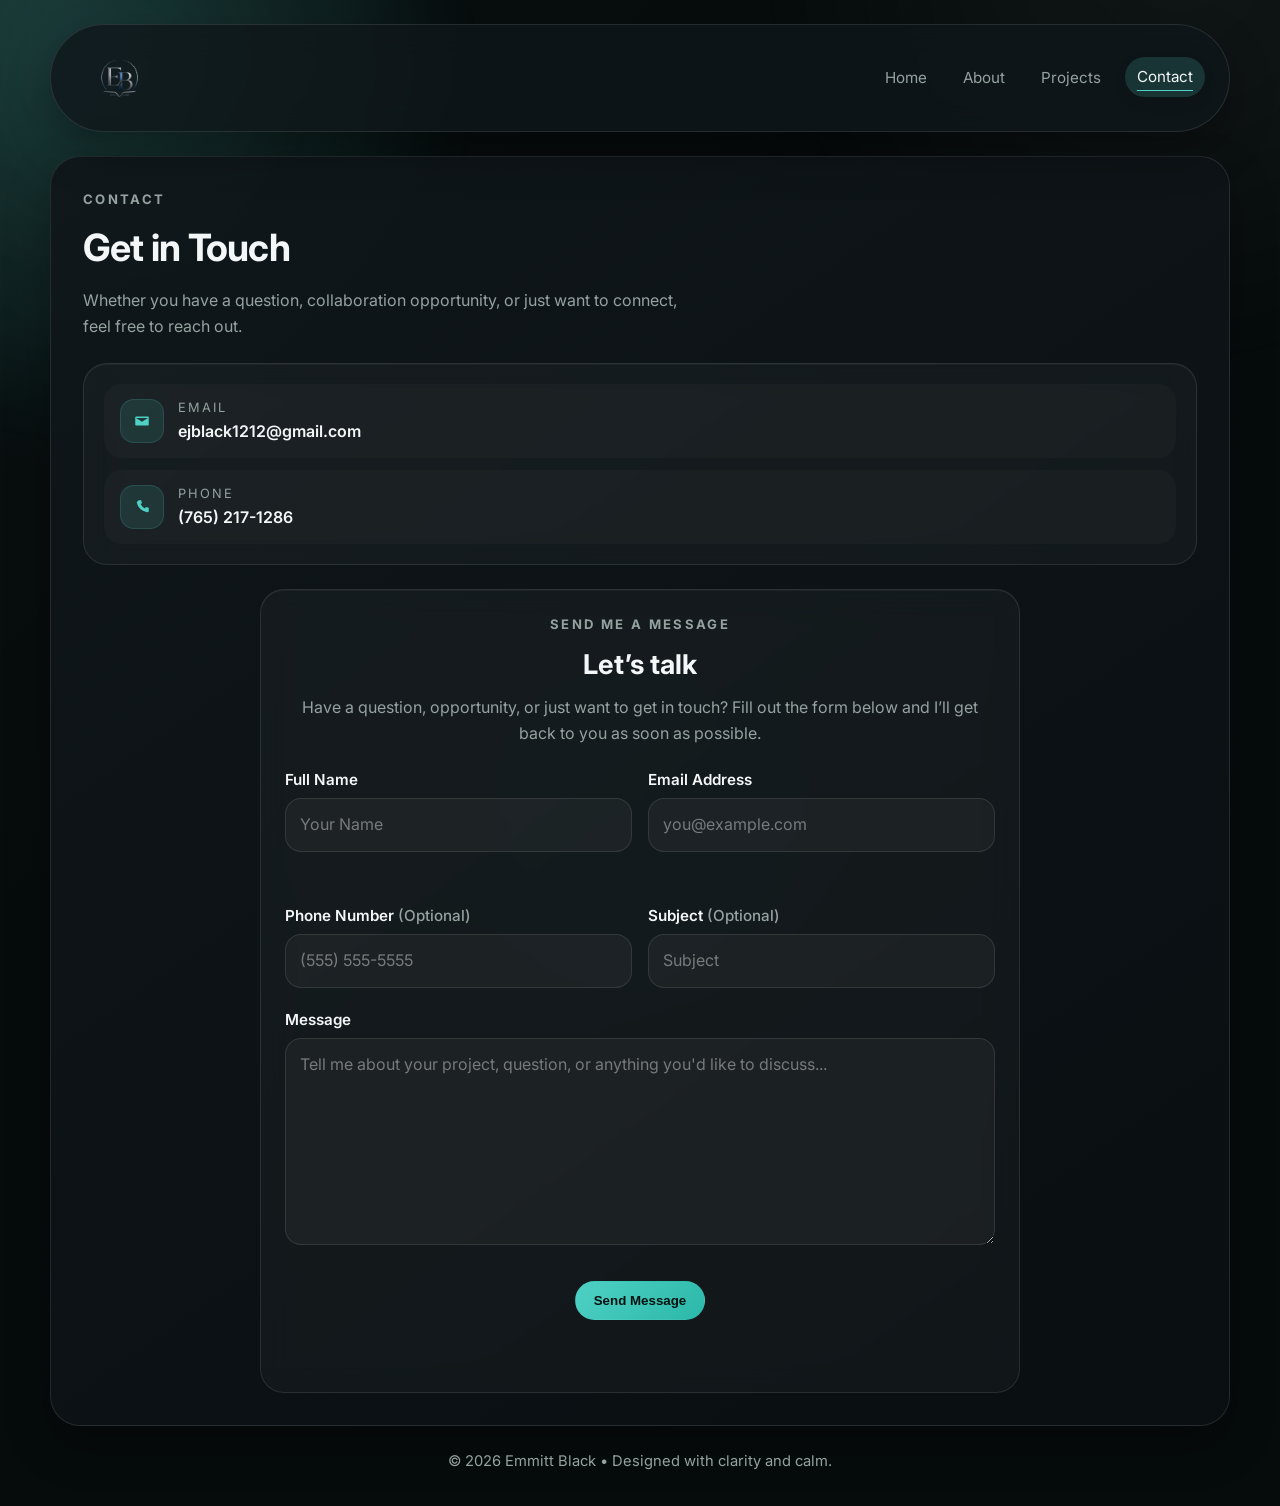
<file: portfolio/contact.html>
<!DOCTYPE html>
<html lang="en">
  <head>
    <meta charset="UTF-8" />
    <meta name="viewport" content="width=device-width, initial-scale=1.0" />
    <title>Contact | Emmitt Black</title>
    <link rel="preconnect" href="https://fonts.googleapis.com" />
    <link rel="preconnect" href="https://fonts.gstatic.com" crossorigin />
    <link href="https://fonts.googleapis.com/css2?family=Inter:wght@400;500;600;700;800&display=swap" rel="stylesheet" />
    <link rel="stylesheet" href="css/style.css" />
  </head>
  <body>
    <div class="page-shell">
      <header class="topbar">
        <a class="brand" href="portfolio.html" aria-label="EB Logo">
          <img src="images/EB-Logo.png" alt="EB Logo" class="brand-logo" />
        </a>
        <nav class="nav-links">
          <a href="portfolio.html">Home</a>
          <a href="about.html">About</a>
          <a href="projects.html">Projects</a>
          <a class="active" href="contact.html">Contact</a>
        </nav>
      </header>

      <main class="contact-page" aria-labelledby="contact-title">
        <section class="contact-intro reveal">
          <p class="eyebrow">Contact</p>
          <h2 id="contact-title">Get in Touch</h2>
          <p>Whether you have a question, collaboration opportunity, or just want to connect, feel free to reach out.</p>
        </section>

        <section class="contact-details-card reveal" aria-label="Contact information">
          <div class="contact-item">
            <span class="contact-icon" aria-hidden="true">
              <svg viewBox="0 0 24 24">
                <path d="M4 6h16a1 1 0 0 1 1 1v10a1 1 0 0 1-1 1H4a1 1 0 0 1-1-1V7a1 1 0 0 1 1-1Zm0 2 8 5 8-5" />
              </svg>
            </span>
            <div class="contact-details">
              <span class="contact-label">Email</span>
              <span class="contact-value"><a href="mailto:ejblack1212@gmail.com">ejblack1212@gmail.com</a></span>
            </div>
          </div>

          <div class="contact-item">
            <span class="contact-icon" aria-hidden="true">
              <svg viewBox="0 0 24 24">
                <path d="M7 3h4l1 4-2 1a14 14 0 0 0 6 6l1-2 4 1v4a2 2 0 0 1-2 2A16 16 0 0 1 5 6a2 2 0 0 1 2-2Z" />
              </svg>
            </span>
            <div class="contact-details">
              <span class="contact-label">Phone</span>
              <span class="contact-value">(765) 217-1286</span>
            </div>
          </div>
        </section>

        <section class="contact-form-card reveal" aria-labelledby="form-title">
          <div class="form-header">
            <p class="eyebrow">Send Me a Message</p>
            <h3 id="form-title">Let’s talk</h3>
            <p>Have a question, opportunity, or just want to get in touch? Fill out the form below and I’ll get back to you as soon as possible.</p>
          </div>

          <form id="contactForm" novalidate>
            <div class="form-grid">
              <div class="form-group">
                <label for="name">Full Name</label>
                <input id="name" name="name" type="text" placeholder="Your Name" required />
                <p class="field-error" id="name-error" role="alert"></p>
              </div>

              <div class="form-group">
                <label for="email">Email Address</label>
                <input id="email" name="email" type="email" placeholder="you@example.com" required />
                <p class="field-error" id="email-error" role="alert"></p>
              </div>

              <div class="form-group">
                <label for="phone">Phone Number <span>(Optional)</span></label>
                <input id="phone" name="phone" type="tel" placeholder="(555) 555-5555" />
              </div>

              <div class="form-group">
                <label for="subject">Subject <span>(Optional)</span></label>
                <input id="subject" name="subject" type="text" placeholder="Subject" />
              </div>
            </div>

            <div class="form-group form-group--full">
              <label for="message">Message</label>
              <textarea id="message" name="message" rows="7" placeholder="Tell me about your project, question, or anything you'd like to discuss..." required></textarea>
              <p class="field-error" id="message-error" role="alert"></p>
            </div>

            <div class="form-actions">
              <button class="btn btn-primary" type="submit">Send Message</button>
            </div>

            <p class="form-success" id="form-success" role="status" aria-live="polite"></p>
          </form>
        </section>
      </main>

      <footer>© 2026 Emmitt Black • Designed with clarity and calm.</footer>
    </div>

    <script>
      const form = document.getElementById('contactForm');
      const successMessage = document.getElementById('form-success');
      const fields = {
        name: document.getElementById('name'),
        email: document.getElementById('email'),
        phone: document.getElementById('phone'),
        subject: document.getElementById('subject'),
        message: document.getElementById('message')
      };
      const errors = {
        name: document.getElementById('name-error'),
        email: document.getElementById('email-error'),
        message: document.getElementById('message-error')
      };

      function showError(fieldName, message) {
        const input = fields[fieldName];
        const error = errors[fieldName];
        input.classList.add('is-invalid');
        error.textContent = message;
      }

      function clearError(fieldName) {
        const input = fields[fieldName];
        const error = errors[fieldName];
        input.classList.remove('is-invalid');
        error.textContent = '';
      }

      function validateEmail(value) {
        return /^[^\s@]+@[^\s@]+\.[^\s@]+$/.test(value);
      }

      function validateForm() {
        let isValid = true;
        const nameValue = fields.name.value.trim();
        const emailValue = fields.email.value.trim();
        const messageValue = fields.message.value.trim();

        clearError('name');
        clearError('email');
        clearError('message');

        if (!nameValue) {
          showError('name', 'Please enter your name.');
          isValid = false;
        }

        if (!emailValue) {
          showError('email', 'Please enter your email address.');
          isValid = false;
        } else if (!validateEmail(emailValue)) {
          showError('email', 'Please enter a valid email address.');
          isValid = false;
        }

        if (!messageValue) {
          showError('message', 'Please enter your message.');
          isValid = false;
        }

        return isValid;
      }

      Object.values(fields).forEach((field) => {
        field.addEventListener('input', () => {
          if (field.name in errors) {
            clearError(field.name);
          }
        });
      });

      form.addEventListener('submit', (event) => {
        event.preventDefault();
        successMessage.textContent = '';
        successMessage.classList.remove('is-visible');

        if (!validateForm()) {
          return;
        }

        form.reset();
        successMessage.textContent = 'Thank you! Your message has been sent successfully. I\'ll get back to you as soon as I can.';
        successMessage.classList.add('is-visible');
      });

      const reveals = document.querySelectorAll('.reveal');
      const observer = new IntersectionObserver(
        (entries) => {
          entries.forEach((entry) => {
            if (entry.isIntersecting) {
              entry.target.classList.add('is-visible');
              observer.unobserve(entry.target);
            }
          });
        },
        { threshold: 0.2 }
      );

      reveals.forEach((item) => observer.observe(item));
    </script>
  </body>
</html>
</file>
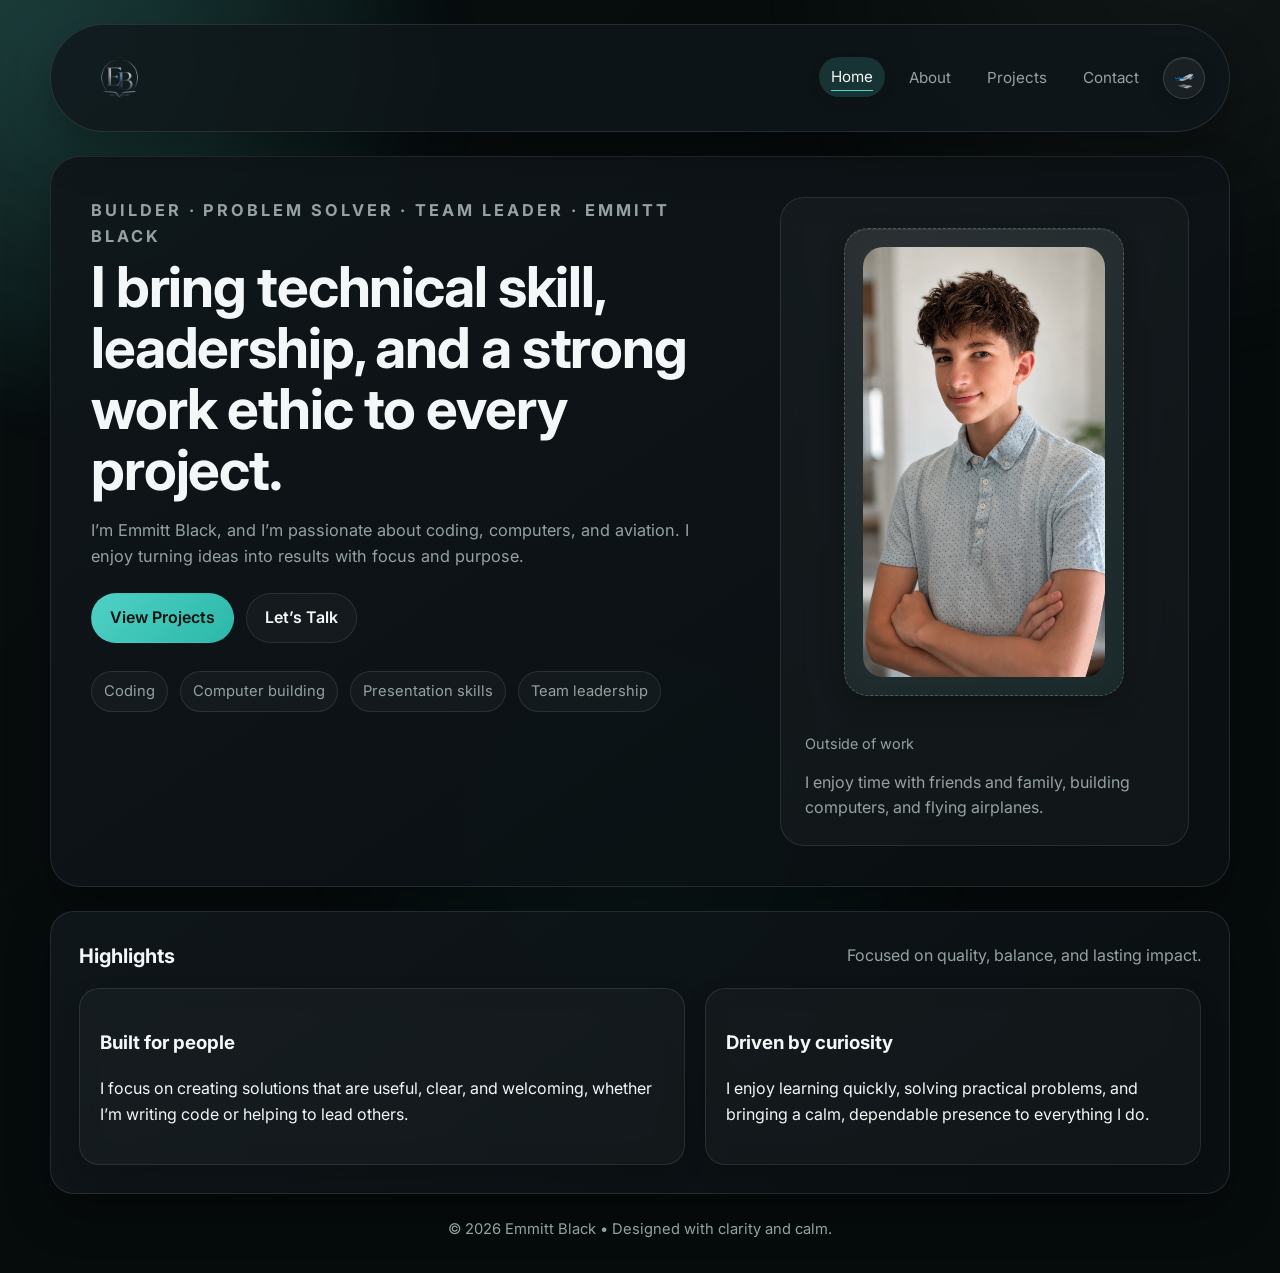
<file: portfolio/portfolio.html>
<!DOCTYPE html>
<html lang="en">
  <head>
    <meta charset="UTF-8" />
    <meta name="viewport" content="width=device-width, initial-scale=1.0" />
    <title>Emmitt Black | Portfolio</title>
    <link rel="preconnect" href="https://fonts.googleapis.com" />
    <link rel="preconnect" href="https://fonts.gstatic.com" crossorigin />
    <link href="https://fonts.googleapis.com/css2?family=Inter:wght@400;500;600;700;800&display=swap" rel="stylesheet" />
    <link rel="stylesheet" href="css/style.css" />
  </head>
  <body>
    <div class="page-shell">
      <header class="topbar">
        <div class="brand" aria-label="EB Logo">
          <img src="images/EB-Logo.png" alt="EB Logo" class="brand-logo" />
        </div>
        <nav class="nav-links" aria-label="Primary">
          <a class="active" href="portfolio.html">Home</a>
          <a href="about.html">About</a>
          <a href="projects.html">Projects</a>
          <a href="contact.html">Contact</a>
          <a
            class="nav-airplane"
            href="https://earth.google.com/web/@40.24280342,-85.40808171,8867.42839508a,0d,60y,360h,90.000197t,-0r/data=CgRCAggBMikKJwolCiExeGZ5LUFpcUcyNHNvbVRIT1h3SWdGYkV4cWdqVVBkdWIgAToDCgEwQgIIAEoICJLSgtkEEAFiAggB?hl=en_US"
            target="_blank"
            rel="noopener noreferrer"
            aria-label="Explore My Home Airport in Google Earth"
            title="Explore My Home Airport"
          >
            <span class="nav-airplane-icon" aria-hidden="true">🛫</span>
          </a>
        </nav>
      </header>

      <main>
        <section class="hero">
          <div class="hero-copy">
            <p class="eyebrow">Builder · Problem solver · Team leader · Emmitt Black</p>
            <h1>I bring technical skill, leadership, and a strong work ethic to every project.</h1>
            <p>I’m Emmitt Black, and I’m passionate about coding, computers, and aviation. I enjoy turning ideas into results with focus and purpose.</p>
            <div class="hero-actions">
              <a class="btn btn-primary" href="projects.html">View Projects</a>
              <a class="btn btn-secondary" href="contact.html">Let’s Talk</a>
            </div>
            <ul class="hero-highlights">
              <li>Coding</li>
              <li>Computer building</li>
              <li>Presentation skills</li>
              <li>Team leadership</li>
            </ul>
          </div>

          <aside class="hero-card hero-card--portrait">
            <div class="portrait-slot">
              <div class="portrait-frame">
              <img src="images/professional-portrait.png" alt="Emmitt Black Portrait" class="portrait-image" />
              </div>
            </div>
            <div>
              <p class="hero-card__label">Outside of work</p>
              <p class="hero-card__text">I enjoy time with friends and family, building computers, and flying airplanes.</p>
            </div>
          </aside>
        </section>

        <section class="section-card">
          <div class="section-heading">
            <h2>Highlights</h2>
            <p>Focused on quality, balance, and lasting impact.</p>
          </div>
          <div class="grid-two">
            <article class="about-card">
              <h3>Built for people</h3>
              <p>I focus on creating solutions that are useful, clear, and welcoming, whether I’m writing code or helping to lead others.</p>
            </article>
            <article class="info-card">
              <h3>Driven by curiosity</h3>
              <p>I enjoy learning quickly, solving practical problems, and bringing a calm, dependable presence to everything I do.</p>
            </article>
          </div>
        </section>
      </main>

      <footer>© 2026 Emmitt Black • Designed with clarity and calm.</footer>
    </div>
  </body>
</html>
</file>
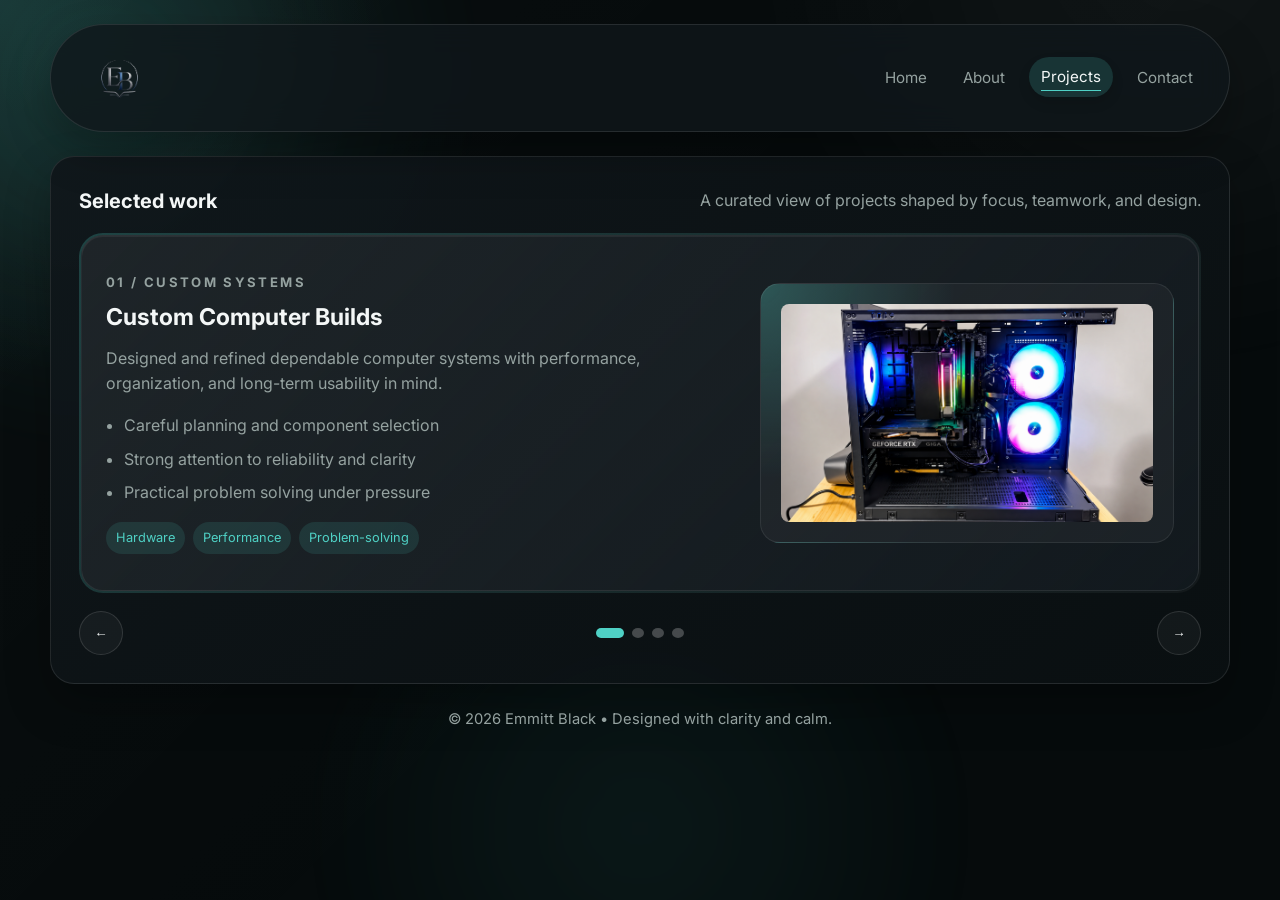
<file: portfolio/projects.html>
<!DOCTYPE html>
<html lang="en">
  <head>
    <meta charset="UTF-8" />
    <meta name="viewport" content="width=device-width, initial-scale=1.0" />
    <title>Projects | Emmitt Black</title>
    <link rel="preconnect" href="https://fonts.googleapis.com" />
    <link rel="preconnect" href="https://fonts.gstatic.com" crossorigin />
    <link href="https://fonts.googleapis.com/css2?family=Inter:wght@400;500;600;700;800&display=swap" rel="stylesheet" />
    <link rel="stylesheet" href="css/style.css" />
  </head>
  <body>
    <div class="page-shell">
      <header class="topbar">
        <a class="brand" href="portfolio.html" aria-label="EB Logo">
          <img src="images/EB-Logo.png" alt="EB Logo" class="brand-logo" />
        </a>
        <nav class="nav-links">
          <a href="portfolio.html">Home</a>
          <a href="about.html">About</a>
          <a class="active" href="projects.html">Projects</a>
          <a href="contact.html">Contact</a>
        </nav>
      </header>

      <main class="page-content">
        <section class="section-card project-showcase-card">
          <div class="section-heading">
            <h2>Selected work</h2>
            <p>A curated view of projects shaped by focus, teamwork, and design.</p>
          </div>

          <div class="project-showcase" aria-label="Project showcase">
            <div class="project-stage">
              <article class="project-slide is-active" data-project="0">
                <div class="project-slide__content">
                  <p class="eyebrow">01 / Custom systems</p>
                  <h3>Custom Computer Builds</h3>
                  <p>Designed and refined dependable computer systems with performance, organization, and long-term usability in mind.</p>
                  <ul>
                    <li>Careful planning and component selection</li>
                    <li>Strong attention to reliability and clarity</li>
                    <li>Practical problem solving under pressure</li>
                  </ul>
                  <div class="tag-list">
                    <span class="tag">Hardware</span>
                    <span class="tag">Performance</span>
                    <span class="tag">Problem-solving</span>
                  </div>
                </div>
                <div class="project-slide__visual">
                  <img src="images/computer-building-experience.png" alt="Custom Computer Builds" class="centered-image" />
                  <!-- Removed visual pill -->
                </div>
              </article>
              <article class="project-slide" data-project="1">
                <div class="project-slide__content">
                  <p class="eyebrow">02 / Application Development</p>
                  <h3><a href="../index.html" style="color: teal; text-decoration: underline;">Vaulted Application</a></h3>
                
                  <p>Vaulted is a professional security dashboard designed for bank security managers and investigation teams. It provides a centralized system to log, track, and review critical security incidents efficiently.</p>
                  <ul>
                    <li>Incident tracking with detailed descriptions and locations</li>
                    <li>Investigation support with access to footage and logs</li>
                    <li>Evidence review and pattern analysis for security teams</li>
                  </ul>
                  <div class="tag-list">
                    <span class="tag">Security</span>
                    <span class="tag">Dashboard</span>
                    <span class="tag">Investigation</span>
                  </div>
                </div>
                <div class="project-slide__visual">
                  <img src="images/vaulted.png" alt="Vaulted Application" class="centered-image" />
                  <!-- Removed visual pill -->
                </div>
              </article>

              <!-- Leadership & Teamwork slide removed -->

              <article class="project-slide" data-project="2">
                <div class="project-slide__content">
                  <p class="eyebrow">03 / Clear storytelling</p>
                  <h3>Presentation Projects</h3>
                  <p>Transforming ideas into polished presentations that feel structured, engaging, and easy for audiences to follow.</p>
                  <ul>
                    <li>Thoughtful storytelling and pacing</li>
                    <li>Clean visual structure and flow</li>
                    <li>Strong audience connection and confidence</li>
                  </ul>
                  <div class="tag-list">
                    <span class="tag">Presentations</span>
                    <span class="tag">Planning</span>
                    <span class="tag">Design</span>
                  </div>
                </div>
                <div class="project-slide__visual">
                  <img src="images/presentation.jpg" alt="Presentation Projects" class="centered-image" />
                  <!-- Removed visual pill -->
                </div>
              </article>

              <article class="project-slide" data-project="3">
                <div class="project-slide__content">
                  <p class="eyebrow">04 / Aviation perspective</p>
                  <h3>Flight Experience</h3>
                  <p>Flying aircraft has strengthened my ability to stay composed, think clearly, and make disciplined decisions under pressure. It has also sharpened my focus on safety, preparation, and teamwork.</p>
                  <ul>
                    <li>Calm decision-making in fast-moving situations</li>
                    <li>Attention to detail and procedure</li>
                    <li>Confidence built through practice, responsibility, and trust</li>
                  </ul>
                  <div class="tag-list">
                    <span class="tag">Aviation</span>
                    <span class="tag">Multi-tasking</span>
                    <span class="tag">Focus</span>
                  </div>
                </div>
                <div class="project-slide__visual">
                  <img src="images/aircraft experience.jpg" alt="Flight Experience" class="centered-image" />
                  <!-- Removed visual pill -->
                </div>
              </article>
            </div>

            <div class="carousel-controls">
              <button class="carousel-btn" type="button" data-direction="prev" aria-label="Previous project">←</button>
              <div class="carousel-dots" aria-label="Project indicators">
                <button class="dot active" type="button" data-index="0" aria-label="Show project 1"></button>
                <button class="dot" type="button" data-index="1" aria-label="Show project 2"></button>
                <button class="dot" type="button" data-index="2" aria-label="Show project 3"></button>
                <button class="dot" type="button" data-index="3" aria-label="Show project 4"></button>
              </div>
              <button class="carousel-btn" type="button" data-direction="next" aria-label="Next project">→</button>
            </div>
          </div>
        </section>
      </main>

      <footer>© 2026 Emmitt Black • Designed with clarity and calm.</footer>
    </div>
    <script src="projects.js"></script>
  </body>
</html>
</file>
<file: portfolio/css/style.css>
/* Center images in project slides with border radius */
.centered-image {
  max-width: 100%;
  height: auto;
  border-radius: 8px;
  display: block;
  margin-left: auto;
  margin-right: auto;
}
:root {
  --bg: #060b0c;
  --surface: #10171b;
  --surface-2: #162128;
  --text: #f4f7f7;
  --muted: #95a2a0;
  --accent: #4fd1c5;
  --accent-strong: #2bb8a9;
  --border: rgba(255, 255, 255, 0.1);
  --shadow: 0 20px 45px rgba(0, 0, 0, 0.28);
}

* {
  box-sizing: border-box;
}

html {
  scroll-behavior: smooth;
}

body {
  margin: 0;
  font-family: "Inter", "Segoe UI", Arial, sans-serif;
  color: var(--text);
  background:
    radial-gradient(circle at top left, rgba(79, 209, 197, 0.16), transparent 24%),
    var(--bg);
  line-height: 1.6;
  overflow-x: hidden;
  position: relative;
}

body::before {
  content: "";
  position: fixed;
  inset: 0;
  background: linear-gradient(135deg, rgba(255,255,255,0.02), transparent 60%);
  pointer-events: none;
  z-index: -2;
}

body::after {
  content: "";
  position: fixed;
  inset: -20%;
  background:
    radial-gradient(circle at 20% 20%, rgba(79, 209, 197, 0.12), transparent 22%),
    radial-gradient(circle at 80% 10%, rgba(255,255,255,0.06), transparent 25%),
    radial-gradient(circle at 50% 80%, rgba(79, 209, 197, 0.08), transparent 26%);
  filter: blur(34px);
  opacity: 0.9;
  pointer-events: none;
  z-index: -1;
  animation: drift 24s ease-in-out infinite alternate;
}

img {
  max-width: 100%;
  display: block;
}

 a {
  color: inherit;
  text-decoration: none;
}

.page-shell {
  min-height: 100vh;
  padding: 24px;
}

.topbar {
  max-width: 1180px;
  margin: 0 auto 24px;
  padding: 18px 24px;
  display: flex;
  justify-content: space-between;
  align-items: center;
  border: 1px solid var(--border);
  border-radius: 999px;
  background: rgba(16, 23, 27, 0.8);
  backdrop-filter: blur(16px);
  box-shadow: var(--shadow);
  transform-style: preserve-3d;
}

 .brand {
  display: inline-flex;
  align-items: center;
  padding-left: 12px;
  height: 70px;
}

 .brand-logo {
  height: 65px;
  width: auto;
  display: block;
  object-fit: contain;
}

 @media (max-width: 690px) {
  .brand {
    height: 50px;
    padding-left: 8px;
  }

  .brand-logo {
    height: 45px;
  }
}

.nav-links {
  display: flex;
  flex-wrap: wrap;
  gap: 12px;
  align-items: center;
}

.nav-links a {
  padding: 8px 12px;
  border-radius: 999px;
  color: var(--muted);
  font-size: 0.95rem;
  transition: transform 0.35s cubic-bezier(.2,.8,.2,1), box-shadow 0.35s ease, background-color 0.35s ease, color 0.35s ease;
  position: relative;
}

.nav-links a::after {
  content: "";
  position: absolute;
  left: 12px;
  right: 12px;
  bottom: 6px;
  height: 1px;
  background: var(--accent);
  transform: scaleX(0);
  transform-origin: center;
  transition: transform 0.35s ease;
}

.nav-links a:hover,
.nav-links a.active {
  color: var(--text);
  background: rgba(79, 209, 197, 0.16);
  transform: translateY(-1px);
  box-shadow: 0 6px 12px rgba(0, 0, 0, 0.14);
}

.nav-links a:hover::after,
.nav-links a.active::after {
  transform: scaleX(1);
}

.nav-airplane {
  width: 42px;
  height: 42px;
  display: inline-flex;
  align-items: center;
  justify-content: center;
  border-radius: 50%;
  border: 1px solid rgba(255,255,255,0.14);
  background: rgba(255,255,255,0.05);
  box-shadow: inset 0 1px 0 rgba(255,255,255,0.08), 0 8px 16px rgba(0, 0, 0, 0.16);
  backdrop-filter: blur(12px);
  color: var(--accent);
  position: relative;
  transition: transform 0.35s cubic-bezier(.2,.8,.2,1), box-shadow 0.35s ease, background-color 0.35s ease, color 0.35s ease;
}

.nav-airplane::before {
  content: "Explore My Home Airport";
  position: absolute;
  top: calc(100% + 10px);
  left: 50%;
  transform: translateX(-50%) translateY(4px);
  opacity: 0;
  pointer-events: none;
  padding: 8px 10px;
  border-radius: 999px;
  font-size: 0.72rem;
  white-space: nowrap;
  background: rgba(8, 14, 16, 0.9);
  border: 1px solid rgba(255,255,255,0.12);
  box-shadow: 0 10px 20px rgba(0,0,0,0.24);
  color: var(--text);
  transition: opacity 0.2s ease, transform 0.2s ease;
}

.nav-airplane-icon {
  font-size: 1.05rem;
  line-height: 1;
  display: inline-block;
  transform: translateY(1px);
}

.nav-airplane:hover,
.nav-airplane:focus-visible {
  transform: translateY(-2px) rotate(-2deg);
  box-shadow: inset 0 1px 0 rgba(255,255,255,0.12), 0 8px 14px rgba(0, 0, 0, 0.18), 0 0 0 1px rgba(79, 209, 197, 0.16);
  color: #d9fffb;
  background: rgba(79, 209, 197, 0.14);
}

.nav-airplane:hover::before,
.nav-airplane:focus-visible::before {
  opacity: 1;
  transform: translateX(-50%) translateY(0);
}

.nav-airplane:active {
  transform: translateY(1px) scale(0.97);
}

.nav-airplane:focus-visible {
  outline: 2px solid rgba(79, 209, 197, 0.45);
  outline-offset: 2px;
}

main {
  max-width: 1180px;
  margin: 0 auto;
  display: grid;
  gap: 24px;
}

.hero,
.section-card,
.contact-card {
  border: 1px solid var(--border);
  background: linear-gradient(145deg, rgba(16, 23, 27, 0.94), rgba(10, 16, 18, 0.95));
  box-shadow: var(--shadow);
}

.hero {
  display: grid;
  grid-template-columns: 1.3fr 0.8fr;
  gap: 24px;
  padding: 40px;
  border-radius: 30px;
  overflow: hidden;
}

.contact-page {
  display: flex;
  flex-direction: column;
  gap: 24px;
  padding: 32px;
  border-radius: 30px;
  border: 1px solid var(--border);
  background: linear-gradient(145deg, rgba(16, 23, 27, 0.94), rgba(10, 16, 18, 0.95));
  box-shadow: var(--shadow);
}

.contact-intro h2 {
  margin: 8px 0 10px;
  font-size: clamp(1.7rem, 3vw, 2.35rem);
  letter-spacing: -0.02em;
}

.contact-intro p {
  margin: 0;
  color: var(--muted);
  max-width: 600px;
}

.contact-details-card,
.contact-form-card {
  border: 1px solid var(--border);
  border-radius: 24px;
  background: rgba(255, 255, 255, 0.03);
  backdrop-filter: blur(14px);
  box-shadow: inset 0 1px 0 rgba(255, 255, 255, 0.04);
}

.contact-details-card {
  display: grid;
  gap: 12px;
  padding: 20px;
}

.contact-item {
  display: flex;
  align-items: center;
  gap: 14px;
  padding: 14px 16px;
  border-radius: 18px;
  background: rgba(255, 255, 255, 0.025);
  transition: transform 0.35s cubic-bezier(.2,.8,.2,1), border-color 0.35s ease, box-shadow 0.35s ease, background 0.35s ease;
}

.contact-item:hover {
  transform: translateY(-1px);
  background: rgba(79, 209, 197, 0.08);
  box-shadow: 0 8px 18px rgba(0, 0, 0, 0.16);
}

.contact-icon {
  width: 44px;
  height: 44px;
  display: grid;
  place-items: center;
  border-radius: 14px;
  border: 1px solid rgba(79, 209, 197, 0.16);
  background: rgba(79, 209, 197, 0.12);
  color: var(--accent);
  flex-shrink: 0;
}

.contact-icon svg {
  width: 18px;
  height: 18px;
  fill: currentColor;
}

.contact-details {
  display: flex;
  flex-direction: column;
  min-width: 0;
}

.contact-label {
  font-size: 0.8rem;
  letter-spacing: 0.16em;
  text-transform: uppercase;
  color: var(--muted);
}

.contact-value {
  font-size: 1rem;
  font-weight: 600;
  color: var(--text);
  word-break: break-word;
}

.contact-form-card {
  padding: 24px;
  max-width: 760px;
  width: 100%;
  margin: 0 auto;
}

.form-header {
  text-align: center;
  margin-bottom: 22px;
}

.form-header h3 {
  margin: 8px 0 8px;
  font-size: clamp(1.35rem, 2.4vw, 1.7rem);
}

.form-header p {
  margin: 0;
  color: var(--muted);
}

.form-grid {
  display: grid;
  grid-template-columns: repeat(2, minmax(0, 1fr));
  gap: 16px;
}

.form-group {
  display: flex;
  flex-direction: column;
  gap: 8px;
}

.form-group--full {
  grid-column: 1 / -1;
  margin-top: 6px;
}

.form-group label {
  font-size: 0.95rem;
  font-weight: 600;
  color: var(--text);
}

.form-group label span {
  color: var(--muted);
  font-weight: 500;
}

.form-group input,
.form-group textarea {
  width: 100%;
  border: 1px solid var(--border);
  border-radius: 16px;
  background: rgba(255, 255, 255, 0.04);
  color: var(--text);
  padding: 13px 14px;
  font: inherit;
  transition: border-color 0.2s ease, box-shadow 0.2s ease, background 0.2s ease, transform 0.2s ease;
}

.form-group textarea {
  resize: vertical;
  min-height: 140px;
}

.form-group input::placeholder,
.form-group textarea::placeholder {
  color: rgba(255, 255, 255, 0.4);
}

.form-group input:focus,
.form-group textarea:focus {
  outline: none;
  border-color: rgba(79, 209, 197, 0.34);
  box-shadow: 0 0 0 3px rgba(79, 209, 197, 0.16), 0 12px 24px rgba(0, 0, 0, 0.14);
  background: rgba(255, 255, 255, 0.06);
}

.form-group input.is-invalid,
.form-group textarea.is-invalid {
  border-color: rgba(255, 105, 105, 0.6);
  box-shadow: 0 0 0 3px rgba(255, 105, 105, 0.12);
}

.field-error {
  min-height: 1rem;
  margin: 0;
  color: #ff8f8f;
  font-size: 0.9rem;
}

.form-actions {
  display: flex;
  justify-content: center;
  margin-top: 8px;
}

.form-success {
  margin: 18px 0 0;
  padding: 14px 16px;
  border-radius: 16px;
  border: 1px solid rgba(79, 209, 197, 0.18);
  background: rgba(79, 209, 197, 0.1);
  color: #bdf7ef;
  text-align: center;
  opacity: 0;
  transform: translateY(6px);
  transition: opacity 0.25s ease, transform 0.25s ease;
}

.form-success.is-visible {
  opacity: 1;
  transform: translateY(0);
}

.reveal {
  opacity: 0;
  transform: translateY(10px);
  transition: opacity 0.6s ease, transform 0.6s ease;
}

.reveal.is-visible {
  opacity: 1;
  transform: translateY(0);
}

.hero-copy h1 {
  font-size: clamp(2rem, 4vw, 3.35rem);
  line-height: 1.08;
  margin: 10px 0 16px;
  letter-spacing: -0.02em;
}

.eyebrow {
  margin: 0;
  color: var(--accent);
  font-size: 0.82rem;
  letter-spacing: 0.18em;
  text-transform: uppercase;
  font-weight: 700;
}

.hero-copy p {
  color: var(--muted);
  max-width: 620px;
  font-size: 1.02rem;
}

.hero-actions {
  display: flex;
  flex-wrap: wrap;
  gap: 12px;
  margin: 24px 0 28px;
}

.btn {
  display: inline-flex;
  align-items: center;
  justify-content: center;
  border-radius: 999px;
  padding: 11px 18px;
  border: 1px solid transparent;
  font-weight: 600;
  transition: transform 0.2s cubic-bezier(.2,.8,.2,1), box-shadow 0.2s cubic-bezier(.2,.8,.2,1), background 0.2s ease;
  transform-style: preserve-3d;
  position: relative;
  overflow: hidden;
}

.btn::before {
  content: "";
  position: absolute;
  inset: 0;
  background: linear-gradient(120deg, transparent 20%, rgba(255,255,255,0.24) 50%, transparent 80%);
  transform: translateX(-120%);
  transition: transform 0.35s ease;
}

.btn:hover {
  transform: translateY(-3px) scale(1.01);
  box-shadow: 0 16px 30px rgba(0, 0, 0, 0.26), 0 0 0 1px rgba(79, 209, 197, 0.16);
}

.btn:hover::before {
  transform: translateX(120%);
}

.btn:active {
  transform: translateY(1px) scale(0.98);
  box-shadow: 0 6px 12px rgba(0, 0, 0, 0.2);
}

.btn-primary {
  background: linear-gradient(135deg, var(--accent), var(--accent-strong));
  color: #03110f;
}

.btn-secondary {
  border-color: var(--border);
  color: var(--text);
  background: rgba(255,255,255,0.03);
}

.hero-highlights {
  display: flex;
  flex-wrap: wrap;
  gap: 12px;
  padding: 0;
  margin: 0;
  list-style: none;
}

.hero-highlights li {
  padding: 8px 12px;
  border: 1px solid var(--border);
  border-radius: 999px;
  color: var(--muted);
  font-size: 0.92rem;
  background: rgba(255,255,255,0.03);
}

.hero-card {
  padding: 24px;
  border: 1px solid var(--border);
  border-radius: 24px;
  background: rgba(255,255,255,0.03);
  display: flex;
  flex-direction: column;
  justify-content: space-between;
  animation: float 4s ease-in-out infinite;
  backdrop-filter: blur(14px);
  transform-style: preserve-3d;
}

.hero-card--portrait {
  gap: 18px;
  justify-content: flex-start;
}

.portrait-slot {
  display: flex;
  justify-content: center;
  align-items: center;
  padding: 6px 0 4px;
}

.portrait-frame {
  width: min(100%, 280px);
  aspect-ratio: 4 / 5;
  border-radius: 24px;
  border: 1px dashed rgba(255,255,255,0.2);
  background: linear-gradient(145deg, rgba(255,255,255,0.08), rgba(79, 209, 197, 0.08));
  box-shadow: inset 0 1px 0 rgba(255,255,255,0.08), 0 10px 25px rgba(0, 0, 0, 0.24);
  display: flex;
  align-items: center;
  justify-content: center;
  text-align: center;
  padding: 18px;
  color: rgba(255,255,255,0.8);
  backdrop-filter: blur(14px);
  transition: transform 0.35s cubic-bezier(.2,.8,.2,1), box-shadow 0.35s ease;
}

.portrait-frame:hover {
  transform: translateY(-2px) scale(1.005);
  box-shadow: inset 0 1px 0 rgba(255,255,255,0.08), 0 12px 22px rgba(0, 0, 0, 0.24);
}

.portrait-label {
  font-size: 0.95rem;
  font-weight: 600;
  letter-spacing: 0.04em;
}

.hero-card__label {
  color: var(--muted);
  font-size: 0.9rem;
}

.hero-card__metric {
  font-size: clamp(2.2rem, 3.2vw, 3rem);
  font-weight: 800;
  color: var(--accent);
  margin: 6px 0;
}

.hero-card__text {
  color: var(--muted);
  margin: 0;
}

.section-card {
  border-radius: 24px;
  padding: 28px;
}

.section-heading {
  display: flex;
  justify-content: space-between;
  align-items: center;
  gap: 12px;
  margin-bottom: 16px;
}

.section-heading h2 {
  margin: 0;
  font-size: 1.25rem;
}

.section-heading p {
  margin: 0;
  color: var(--muted);
}

.grid-two {
  display: grid;
  grid-template-columns: 1.1fr 0.9fr;
  gap: 20px;
}

.about-card,
.project-card,
.info-card {
  padding: 20px;
  border: 1px solid var(--border);
  border-radius: 20px;
  background: rgba(255,255,255,0.03);
  box-shadow: 0 10px 24px rgba(0, 0, 0, 0.14);
  backdrop-filter: blur(12px);
  transition: transform 0.4s cubic-bezier(.2,.8,.2,1), border-color 0.35s ease, box-shadow 0.35s ease;
}

.about-card:hover,
.project-card:hover,
.info-card:hover {
  transform: translateY(-2px) scale(1.005);
  border-color: rgba(79, 209, 197, 0.4);
  box-shadow: 0 14px 24px rgba(0, 0, 0, 0.18);
}

.project-grid {
  display: grid;
  grid-template-columns: repeat(3, minmax(0, 1fr));
  gap: 16px;
}

.project-card h3 {
  margin: 0 0 8px;
}

.project-card p {
  margin: 0 0 12px;
  color: var(--muted);
}

.tag-list {
  display: flex;
  flex-wrap: wrap;
  gap: 8px;
}

.tag {
  display: inline-block;
  padding: 6px 10px;
  border-radius: 999px;
  font-size: 0.8rem;
  color: var(--accent);
  background: rgba(79, 209, 197, 0.12);
}

.contact-card {
  border-radius: 24px;
  padding: 28px;
  display: grid;
  gap: 22px;
  grid-template-columns: 1.1fr 0.9fr;
}

.form-group {
  display: grid;
  gap: 6px;
  margin-bottom: 14px;
}

label {
  font-size: 0.92rem;
  color: var(--muted);
}

input,
textarea {
  padding: 12px 14px;
  border: 1px solid var(--border);
  border-radius: 14px;
  background: rgba(255,255,255,0.04);
  color: var(--text);
  font: inherit;
}

input:focus,
textarea:focus {
  outline: 2px solid rgba(79, 209, 197, 0.35);
  border-color: rgba(79, 209, 197, 0.55);
}

.page-content {
  display: grid;
  gap: 18px;
}

.page-content h1 {
  margin-bottom: 6px;
  font-size: clamp(1.8rem, 3vw, 2.4rem);
}

.page-content p {
  margin: 0;
  color: var(--muted);
}

footer {
  max-width: 1180px;
  margin: 24px auto 0;
  padding: 0 6px 8px;
  color: var(--muted);
  font-size: 0.92rem;
  text-align: center;
}

@keyframes float {
  0%,
  100% {
    transform: translateY(0px);
  }
  50% {
    transform: translateY(-6px);
  }
}

@keyframes drift {
  0% {
    transform: translate3d(-2%, -1%, 0) scale(1);
  }
  100% {
    transform: translate3d(2%, 2%, 0) scale(1.04);
  }
}

.project-showcase-card {
  overflow: hidden;
}

.project-showcase {
  display: grid;
  gap: 18px;
}

.project-stage {
  position: relative;
  min-height: 360px;
  border-radius: 24px;
  padding: 2px;
  background: linear-gradient(135deg, rgba(79, 209, 197, 0.24), rgba(255,255,255,0.04));
}

.project-slide {
  display: none;
  grid-template-columns: 1.15fr 0.75fr;
  gap: 20px;
  align-items: center;
  padding: 24px;
  min-height: 356px;
  border-radius: 22px;
  background:
    linear-gradient(135deg, rgba(255,255,255,0.06), rgba(18, 25, 30, 0.92)),
    var(--surface);
  border: 1px solid rgba(255,255,255,0.08);
  backdrop-filter: blur(16px);
  box-shadow: inset 0 1px 0 rgba(255,255,255,0.06);
}

.project-slide.is-active {
  display: grid;
  animation: fadeSlide 0.45s ease;
}

.project-slide__content h3 {
  margin: 6px 0 10px;
  font-size: 1.45rem;
}

.project-slide__content p {
  color: var(--muted);
}

.project-slide__content ul {
  padding-left: 18px;
  color: var(--muted);
  display: grid;
  gap: 8px;
  margin: 16px 0;
}

.project-slide__visual {
  min-height: 240px;
  border-radius: 20px;
  padding: 20px;
  display: flex;
  flex-direction: column;
  justify-content: space-between;
  background:
    radial-gradient(circle at top left, rgba(79, 209, 197, 0.28), transparent 40%),
    rgba(255,255,255,0.04);
  border: 1px solid rgba(255,255,255,0.08);
}

.visual-orb {
  width: 160px;
  height: 160px;
  border-radius: 50%;
  background: radial-gradient(circle, rgba(118, 2, 172, 0.8), rgba(103, 0, 187, 0.16) 55%, transparent 72%);
  box-shadow: 0 0 60px rgba(99, 1, 138, 0.25);
  align-self: center;
  animation: float 5s ease-in-out infinite;
}

.visual-orb--emerald {
  background: radial-gradient(circle, rgba(185, 8, 255, 0.85), rgba(88, 214, 141, 0.16) 55%, transparent 72%);
  box-shadow: 0 0 60px rgba(88, 214, 141, 0.22);
}

.visual-orb--blue {
  background: radial-gradient(circle, rgba(93, 156, 255, 0.85), rgba(93, 156, 255, 0.16) 55%, transparent 72%);
  box-shadow: 0 0 60px rgba(93, 156, 255, 0.22);
}

.visual-orb--violet {
  background: radial-gradient(circle, rgba(179, 129, 255, 0.85), rgba(179, 129, 255, 0.16) 55%, transparent 72%);
  box-shadow: 0 0 60px rgba(179, 129, 255, 0.22);
}

.visual-pill {
  align-self: flex-start;
  padding: 10px 14px;
  border-radius: 999px;
  background: rgba(6, 11, 12, 0.7);
  border: 1px solid rgba(255,255,255,0.1);
  color: var(--text);
  font-size: 0.92rem;
}

.carousel-controls {
  display: flex;
  justify-content: space-between;
  align-items: center;
  gap: 16px;
}

.carousel-btn {
  width: 44px;
  height: 44px;
  border: 1px solid rgba(255,255,255,0.12);
  border-radius: 50%;
  background: rgba(255,255,255,0.04);
  color: var(--text);
  cursor: pointer;
  transition: transform 0.2s ease, background 0.2s ease;
}

.carousel-btn:hover {
  transform: translateY(-2px);
  background: rgba(79, 209, 197, 0.16);
}

.carousel-dots {
  display: flex;
  gap: 8px;
}

.dot {
  width: 10px;
  height: 10px;
  border: none;
  border-radius: 50%;
  background: rgba(255,255,255,0.24);
  cursor: pointer;
  transition: all 0.2s ease;
}

.dot.active {
  width: 28px;
  border-radius: 999px;
  background: var(--accent);
}

@keyframes fadeSlide {
  from {
    opacity: 0;
    transform: translateX(10px);
  }
  to {
    opacity: 1;
    transform: translateX(0);
  }
}

.about-page {
  gap: 24px;
}

.about-hero,
.story-section,
.closing-section {
  position: relative;
  overflow: hidden;
}

.about-hero {
  display: grid;
  grid-template-columns: 1.2fr 0.8fr;
  gap: 24px;
  padding: 42px;
  border-radius: 32px;
  background: linear-gradient(135deg, rgba(255,255,255,0.06), rgba(16, 23, 27, 0.95));
  border: 1px solid rgba(255,255,255,0.1);
  box-shadow: var(--shadow);
  min-height: 88vh;
  align-items: center;
}

.hero-copy h1 {
  font-size: clamp(2.3rem, 4.4vw, 3.8rem);
  margin: 8px 0 16px;
}

.hero-copy p {
  max-width: 640px;
  color: var(--muted);
}

.hero-portrait {
  display: flex;
  justify-content: center;
}

.portrait-placeholder,
.media-placeholder {
  display: block;
  position: relative;
  text-align: center;
  color: rgba(255,255,255,0.75);
  font-size: 0.95rem;
  border: 1px solid rgba(255,255,255,0.16);
  border-radius: 24px;
  background: rgba(255,255,255,0.05);
  backdrop-filter: blur(12px);
  padding: 0;
  overflow: hidden;
  box-shadow: inset 0 1px 0 rgba(255,255,255,0.06);
}

.portrait-placeholder img,
.media-placeholder img {
  width: 100%;
  height: 100%;
  object-fit: cover;
  object-position: center;
  display: block;
  border-radius: inherit;
}

.portrait-placeholder {
  width: min(320px, 100%);
  min-height: 420px;
  background: linear-gradient(145deg, rgba(79,209,197,0.16), rgba(255,255,255,0.04));
  aspect-ratio: 4 / 5;
}

.hero-glow {
  position: absolute;
  inset: auto -60px -80px auto;
  width: 220px;
  height: 220px;
  background: radial-gradient(circle, rgba(79,209,197,0.22), transparent 65%);
  filter: blur(14px);
  animation: pulseGlow 6s ease-in-out infinite;
}

.glass-panel,
.glass-card,
.fact-card,
.stat-card {
  border: 1px solid rgba(255,255,255,0.1);
  background: rgba(255,255,255,0.05);
  backdrop-filter: blur(14px);
  box-shadow: var(--shadow);
}

.story-section {
  display: grid;
  grid-template-columns: 0.95fr 1.05fr;
  gap: 24px;
  padding: 24px;
  border-radius: 28px;
  background: linear-gradient(145deg, rgba(255,255,255,0.06), rgba(6, 11, 12, 0.92));
}

.story-image,
.tech-layout,
.programming-grid,
.aviation-grid,
.closing-section {
  display: grid;
  gap: 20px;
}

.story-image .media-placeholder,
.media-placeholder--tall,
.media-placeholder--small {
  min-height: 260px;
  width: 100%;
  aspect-ratio: 4 / 3;
}

.media-placeholder--tall {
  min-height: 320px;
}

.media-placeholder--small {
  min-height: 140px;
}

.cockpit-image {
  aspect-ratio: 3 / 4;
  object-position: center;
}

.story-copy h2,
.programming-copy h2,
.aviation-copy h2,
.closing-section h2 {
  margin: 6px 0 12px;
  font-size: clamp(1.5rem, 2.8vw, 2.1rem);
}

.story-copy p,
.section-body,
.programming-copy p,
.aviation-copy p,
.closing-section p {
  color: var(--muted);
}

.tech-layout,
.programming-grid,
.aviation-grid {
  grid-template-columns: 1fr 1fr;
  align-items: center;
}

.stats-grid,
.badge-grid,
.facts-grid,
.values-grid,
.lifestyle-grid {
  display: grid;
  gap: 14px;
}

.stats-grid {
  grid-template-columns: repeat(2, minmax(0, 1fr));
}

.stat-card,
.fact-card,
.glass-card {
  padding: 18px;
  border-radius: 20px;
  transition: transform 0.35s cubic-bezier(.2,.8,.2,1), border-color 0.35s ease;
}

.stat-card:hover,
.fact-card:hover,
.glass-card:hover,
.timeline-item:hover {
  transform: translateY(-2px);
  border-color: rgba(79,209,197,0.34);
}

.stat-card h3,
.fact-card h3,
.glass-card h3 {
  margin: 0 0 6px;
  font-size: 1rem;
}

.stat-card p,
.fact-card p,
.glass-card p {
  margin: 0;
  color: var(--muted);
}

.badge-grid {
  grid-template-columns: repeat(3, minmax(0, 1fr));
  margin-top: 16px;
}

.aviation-media-stack {
  display: grid;
  gap: 12px;
}

.lifestyle-grid,
.values-grid,
.facts-grid {
  grid-template-columns: repeat(3, minmax(0, 1fr));
}

.timeline {
  display: grid;
  grid-template-columns: repeat(6, minmax(0, 1fr));
  gap: 12px;
  padding-top: 8px;
}

.timeline-item {
  padding: 16px;
  border-radius: 18px;
  border: 1px solid rgba(255,255,255,0.1);
  background: rgba(255,255,255,0.04);
  min-height: 120px;
  transition: transform 0.35s cubic-bezier(.2,.8,.2,1), border-color 0.35s ease;
}

.timeline-item span {
  display: inline-block;
  margin-bottom: 8px;
  color: var(--accent);
  font-weight: 700;
  font-size: 0.88rem;
}

.timeline-item p {
  margin: 0;
  color: var(--muted);
  font-size: 0.93rem;
}

.closing-section {
  grid-template-columns: 0.7fr 1.3fr;
  align-items: center;
  padding: 24px;
  border-radius: 28px;
  background: linear-gradient(135deg, rgba(79,209,197,0.12), rgba(255,255,255,0.04));
}

.portrait-placeholder--small {
  width: min(220px, 100%);
  min-height: 260px;
}

@keyframes pulseGlow {
  0%,
  100% {
    transform: scale(1);
    opacity: 0.7;
  }
  50% {
    transform: scale(1.08);
    opacity: 1;
  }
}

@media (prefers-reduced-motion: reduce) {
  *, *::before, *::after {
    animation-duration: 0.01ms !important;
    animation-iteration-count: 1 !important;
    transition-duration: 0.01ms !important;
    scroll-behavior: auto !important;
  }
}

@media (max-width: 920px) {
  .hero,
  .grid-two {
    grid-template-columns: 1fr;
  }

  .contact-page {
    padding: 24px;
  }

  .contact-form-card {
    max-width: 100%;
  }

  .project-grid {
    grid-template-columns: 1fr 1fr;
  }
}

@media (max-width: 920px) {
  .about-hero,
  .story-section,
  .tech-layout,
  .programming-grid,
  .aviation-grid,
  .closing-section,
  .timeline {
    grid-template-columns: 1fr;
  }

  .timeline {
    grid-template-columns: repeat(2, minmax(0, 1fr));
  }

  .lifestyle-grid,
  .values-grid,
  .facts-grid {
    grid-template-columns: 1fr 1fr;
  }
}

@media (max-width: 690px) {
  .page-shell {
    padding: 14px;
  }

  .contact-item {
    flex-direction: column;
    align-items: flex-start;
  }

  .contact-link {
    width: 100%;
  }

  .copy-btn {
    align-self: flex-start;
  }

  .hero-card--portrait {
    padding: 18px;
  }

  .portrait-frame {
    width: min(100%, 220px);
  }

  .project-slide {
    grid-template-columns: 1fr;
    padding: 18px;
  }

  .project-slide__visual {
    min-height: 180px;
  }

  .topbar {
    border-radius: 24px;
    padding: 16px 18px;
    flex-direction: column;
    gap: 12px;
  }

  .nav-airplane {
    width: 46px;
    height: 46px;
  }

  .hero,
  .section-card,
  .contact-page,
  .about-hero,
  .story-section,
  .closing-section {
    padding: 20px;
  }

  .project-grid {
    grid-template-columns: 1fr;
  }

  .form-grid {
    grid-template-columns: 1fr;
  }

  .stats-grid,
  .badge-grid,
  .lifestyle-grid,
  .values-grid,
  .facts-grid,
  .timeline {
    grid-template-columns: 1fr;
  }

  .about-hero {
    min-height: auto;
  }
}
/* Sidebar navbar brand logo styling */
.sidebar-nav__brand-logo {
  height: 40px;
  width: auto;
  display: block;
  object-fit: contain;
  margin-left: 8px;
}

@media (max-width: 690px) {
  .sidebar-nav__brand-logo {
    height: 32px;
  }
}
.portrait-image {
border-radius:20px;
}
</file>
